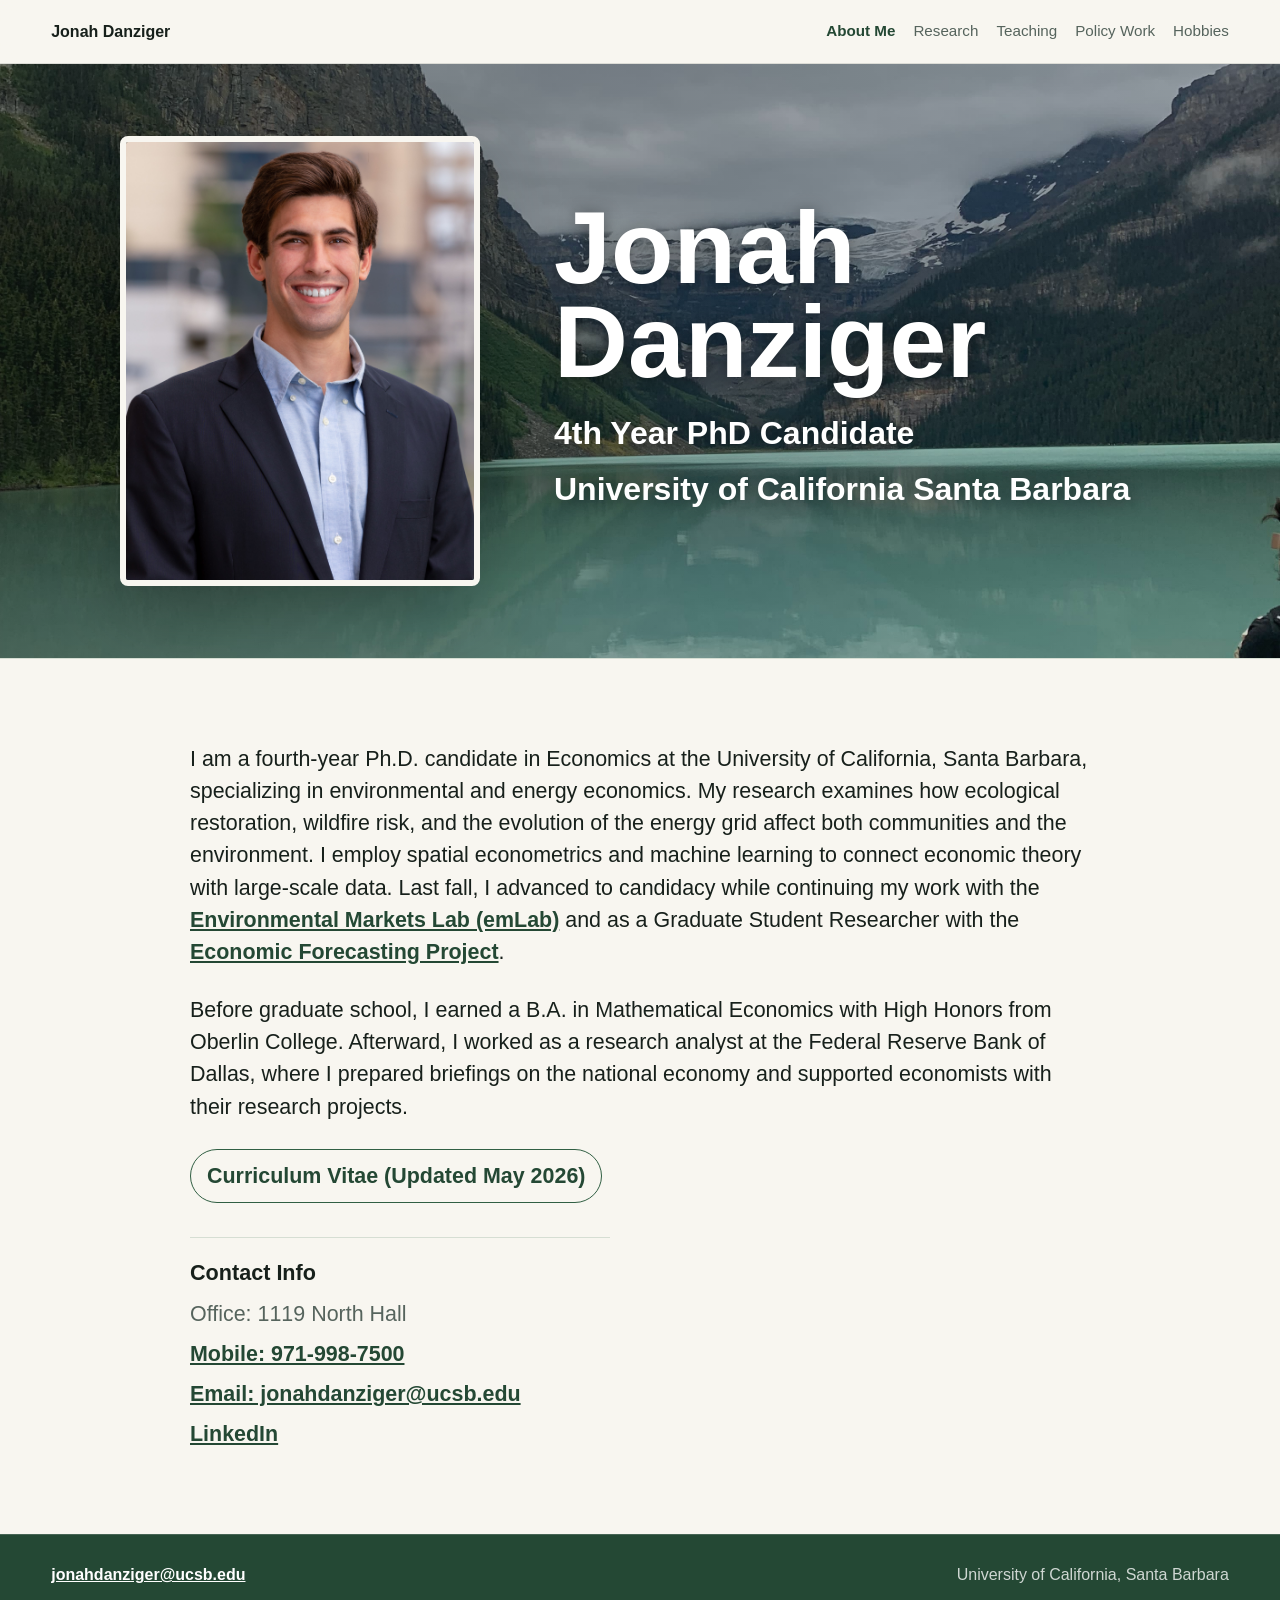
<file: index.html>
<!doctype html>
<html lang="en">
  <head>
    <meta charset="utf-8">
    <meta name="viewport" content="width=device-width, initial-scale=1">
    <meta name="description" content="About Jonah Danziger, Ph.D. candidate in Economics at UC Santa Barbara.">
    <title>Jonah Danziger</title>
    <link rel="stylesheet" href="styles.css">
  </head>
  <body>
    <header class="site-header" aria-label="Primary navigation">
      <a class="brand" href="index.html">Jonah Danziger</a>
      <nav>
        <a class="active" href="index.html">About Me</a>
        <a href="research.html">Research</a>
        <a href="teaching.html">Teaching</a>
        <a href="policy-work.html">Policy Work</a>
        <a href="hobbies.html">Hobbies</a>
      </nav>
    </header>

    <main>
      <section class="about-photo-hero" aria-label="About Jonah Danziger">
        <img class="about-cover-photo" src="assets/aboutme_cover.jpg" alt="">
        <div class="about-hero-content">
          <img class="about-profile-photo" src="assets/aboutme.jpg" alt="Jonah Danziger">
          <div class="about-title-card">
            <h1>Jonah Danziger</h1>
            <p>4th Year PhD Candidate</p>
            <p>University of California Santa Barbara</p>
          </div>
        </div>
      </section>

      <section class="about-text-page">
        <div class="about-text">
          <p>
            I am a fourth-year Ph.D. candidate in Economics at the University of
            California, Santa Barbara, specializing in environmental and energy
            economics. My research examines how ecological restoration, wildfire
            risk, and the evolution of the energy grid affect both communities
            and the environment. I employ spatial econometrics and machine
            learning to connect economic theory with large-scale data. Last fall,
            I advanced to candidacy while continuing my work with the
            <a href="https://emlab.ucsb.edu/">Environmental Markets Lab (emLab)</a>
            and as a Graduate Student Researcher with the
            <a href="https://efp.ucsb.edu/">Economic Forecasting Project</a>.
          </p>
          <p>
            Before graduate school, I earned a B.A. in Mathematical Economics
            with High Honors from Oberlin College. Afterward, I worked as a
            research analyst at the Federal Reserve Bank of Dallas, where I
            prepared briefings on the national economy and supported economists
            with their research projects.
          </p>
          <p>
            <a class="cv-link" href="https://drive.google.com/file/d/1uikgG3ZG7cotjbK6kV1jqvrrUlqYR6Rz/view">
              Curriculum Vitae (Updated May 2026)
            </a>
          </p>
          <address class="contact-info">
            <h2>Contact Info</h2>
            <span>Office: 1119 North Hall</span>
            <a href="tel:+19719987500">Mobile: 971-998-7500</a>
            <a href="mailto:jonahdanziger@ucsb.edu">Email: jonahdanziger@ucsb.edu</a>
            <a href="https://www.linkedin.com/in/jonah-danziger-119847128/">LinkedIn</a>
          </address>
        </div>
      </section>
    </main>

    <footer class="site-footer">
      <a href="mailto:jonahdanziger@ucsb.edu">jonahdanziger@ucsb.edu</a>
      <span>University of California, Santa Barbara</span>
    </footer>
  </body>
</html>
</file>
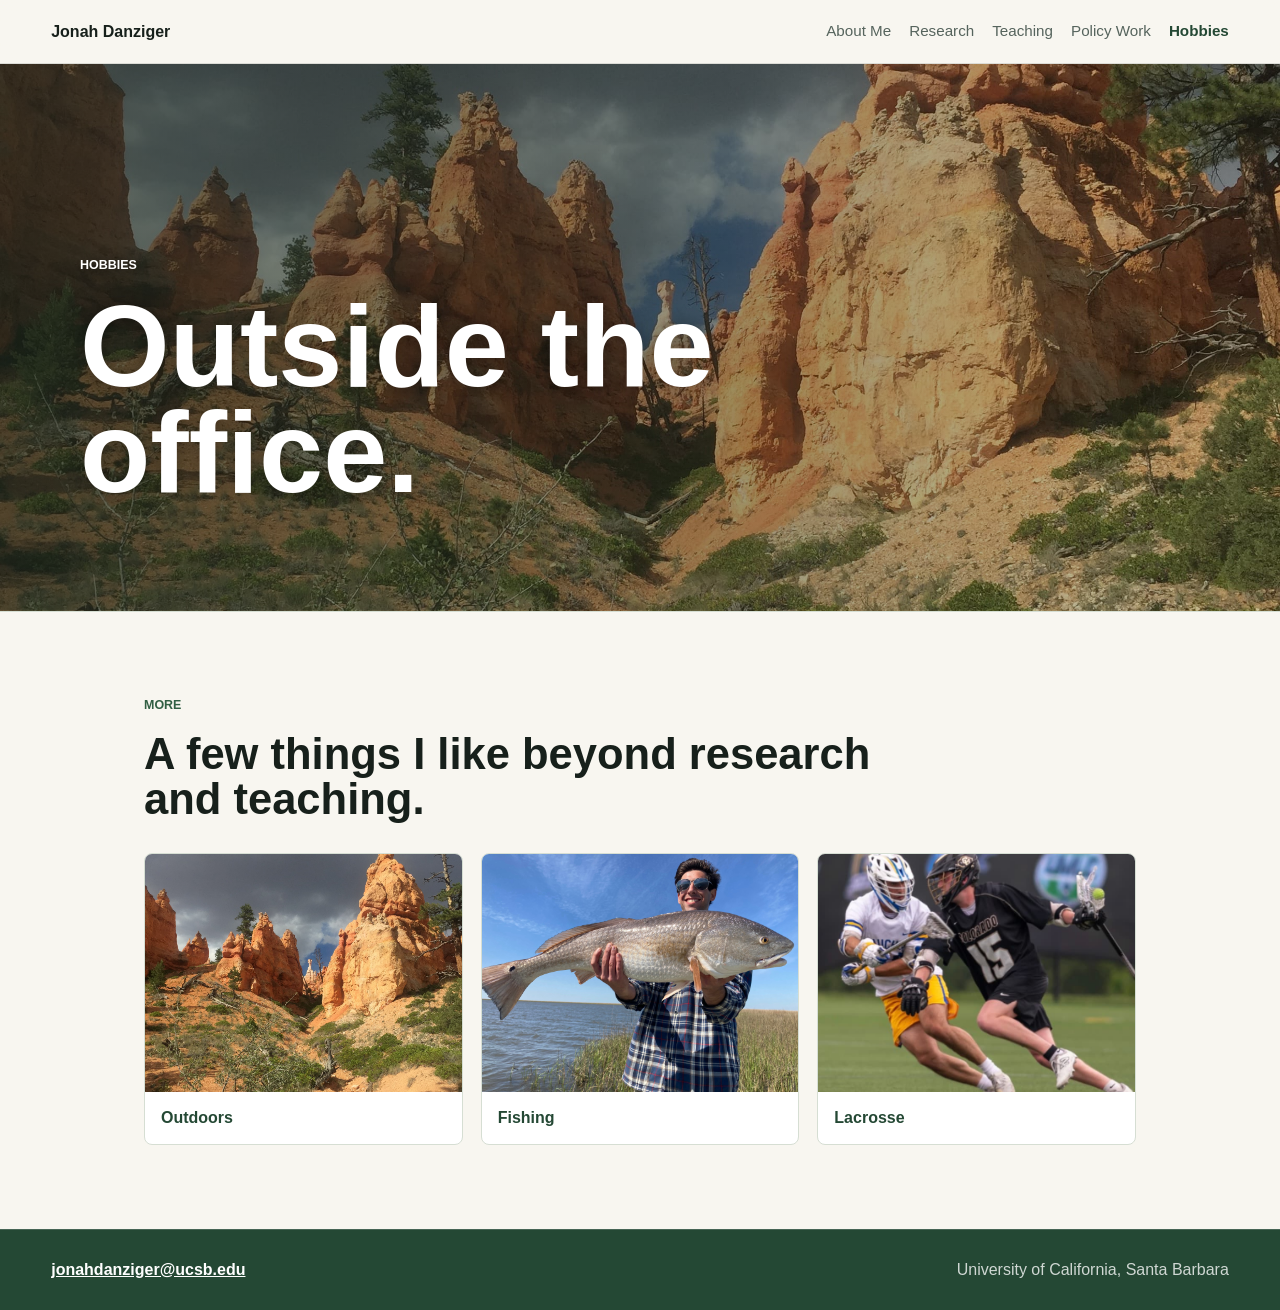
<file: hobbies.html>
<!doctype html>
<html lang="en">
  <head>
    <meta charset="utf-8">
    <meta name="viewport" content="width=device-width, initial-scale=1">
    <meta name="description" content="Hobbies and interests of Jonah Danziger.">
    <title>Hobbies | Jonah Danziger</title>
    <link rel="stylesheet" href="styles.css">
  </head>
  <body>
    <header class="site-header" aria-label="Primary navigation">
      <a class="brand" href="index.html">Jonah Danziger</a>
      <nav>
        <a href="index.html">About Me</a>
        <a href="research.html">Research</a>
        <a href="teaching.html">Teaching</a>
        <a href="policy-work.html">Policy Work</a>
        <a class="active" href="hobbies.html">Hobbies</a>
      </nav>
    </header>

    <main>
      <section class="subpage-hero hobbies-hero">
        <div class="subpage-copy">
          <p class="eyebrow">Hobbies</p>
          <h1>Outside the office.</h1>
        </div>
      </section>

      <section class="content-page">
        <div class="section-heading">
          <p class="eyebrow">More</p>
          <h2>A few things I like beyond research and teaching.</h2>
        </div>
        <div class="photo-grid">
          <figure>
            <img src="assets/hobbies_outdoors.jpg" alt="">
            <figcaption>Outdoors</figcaption>
          </figure>
          <figure>
            <img src="assets/hobbies_fishing.jpg" alt="">
            <figcaption>Fishing</figcaption>
          </figure>
          <figure>
            <img src="assets/hobbies_lacrosse2.jpg" alt="">
            <figcaption>Lacrosse</figcaption>
          </figure>
        </div>
      </section>
    </main>

    <footer class="site-footer">
      <a href="mailto:jonahdanziger@ucsb.edu">jonahdanziger@ucsb.edu</a>
      <span>University of California, Santa Barbara</span>
    </footer>
  </body>
</html>
</file>
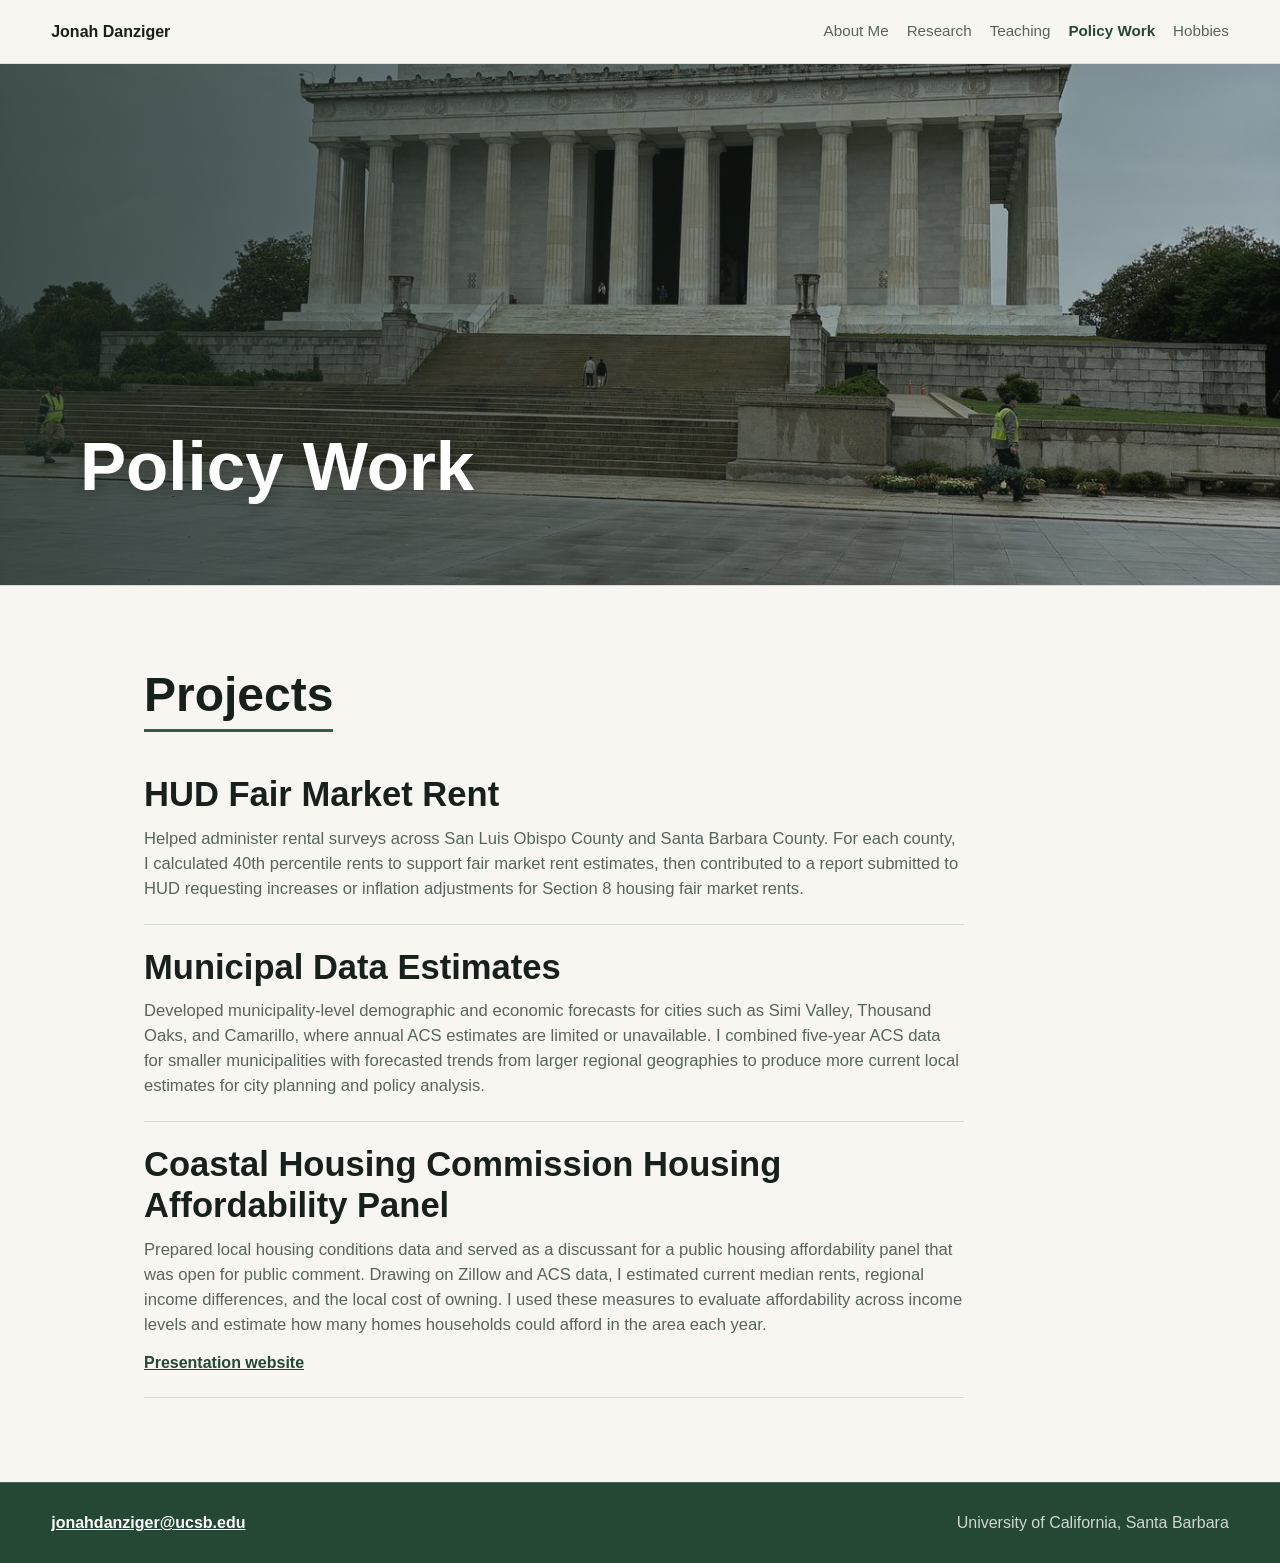
<file: policy-work.html>
<!doctype html>
<html lang="en">
  <head>
    <meta charset="utf-8">
    <meta name="viewport" content="width=device-width, initial-scale=1">
    <meta name="description" content="Policy work by Jonah Danziger.">
    <title>Policy Work | Jonah Danziger</title>
    <link rel="stylesheet" href="styles.css?v=3">
  </head>
  <body>
    <header class="site-header" aria-label="Primary navigation">
      <a class="brand" href="index.html">Jonah Danziger</a>
      <nav>
        <a href="index.html">About Me</a>
        <a href="research.html">Research</a>
        <a href="teaching.html">Teaching</a>
        <a class="active" href="policy-work.html">Policy Work</a>
        <a href="hobbies.html">Hobbies</a>
      </nav>
    </header>

    <main>
      <section class="subpage-hero policy-hero">
        <div class="subpage-copy">
          <h1>Policy Work</h1>
        </div>
      </section>

      <section class="policy-page">
        <div class="policy-title">
          <h2>Projects</h2>
        </div>
        <div class="policy-layout">
          <article class="policy-card">
            <h3>HUD Fair Market Rent</h3>
            <p>
              Helped administer rental surveys across San Luis Obispo County
              and Santa Barbara County. For each county, I calculated 40th
              percentile rents to support fair market rent estimates, then
              contributed to a report submitted to HUD requesting increases or
              inflation adjustments for Section 8 housing fair market rents.
            </p>
          </article>

          <article class="policy-card">
            <h3>Municipal Data Estimates</h3>
            <p>
              Developed municipality-level demographic and economic forecasts
              for cities such as Simi Valley, Thousand Oaks, and Camarillo,
              where annual ACS estimates are limited or unavailable.
              I combined five-year ACS data for smaller municipalities with
              forecasted trends from larger regional geographies to produce more
              current local estimates for city planning and policy analysis.
            </p>
          </article>

          <article class="policy-card">
            <h3>Coastal Housing Commission Housing Affordability Panel</h3>
            <p>
              Prepared local housing conditions data and served as a discussant
              for a public housing affordability panel that was open for public
              comment. Drawing on Zillow and ACS data, I estimated current
              median rents, regional income differences, and the local cost of
              owning. I used these measures to evaluate affordability across
              income levels and estimate how many homes households could afford
              in the area each year.
            </p>
            <a class="policy-resource-link" href="https://jonahdanziger.github.io/CHC-summer-2026-panel/households.html">
              Presentation website
            </a>
          </article>
        </div>
      </section>
    </main>

    <footer class="site-footer">
      <a href="mailto:jonahdanziger@ucsb.edu">jonahdanziger@ucsb.edu</a>
      <span>University of California, Santa Barbara</span>
    </footer>
  </body>
</html>
</file>
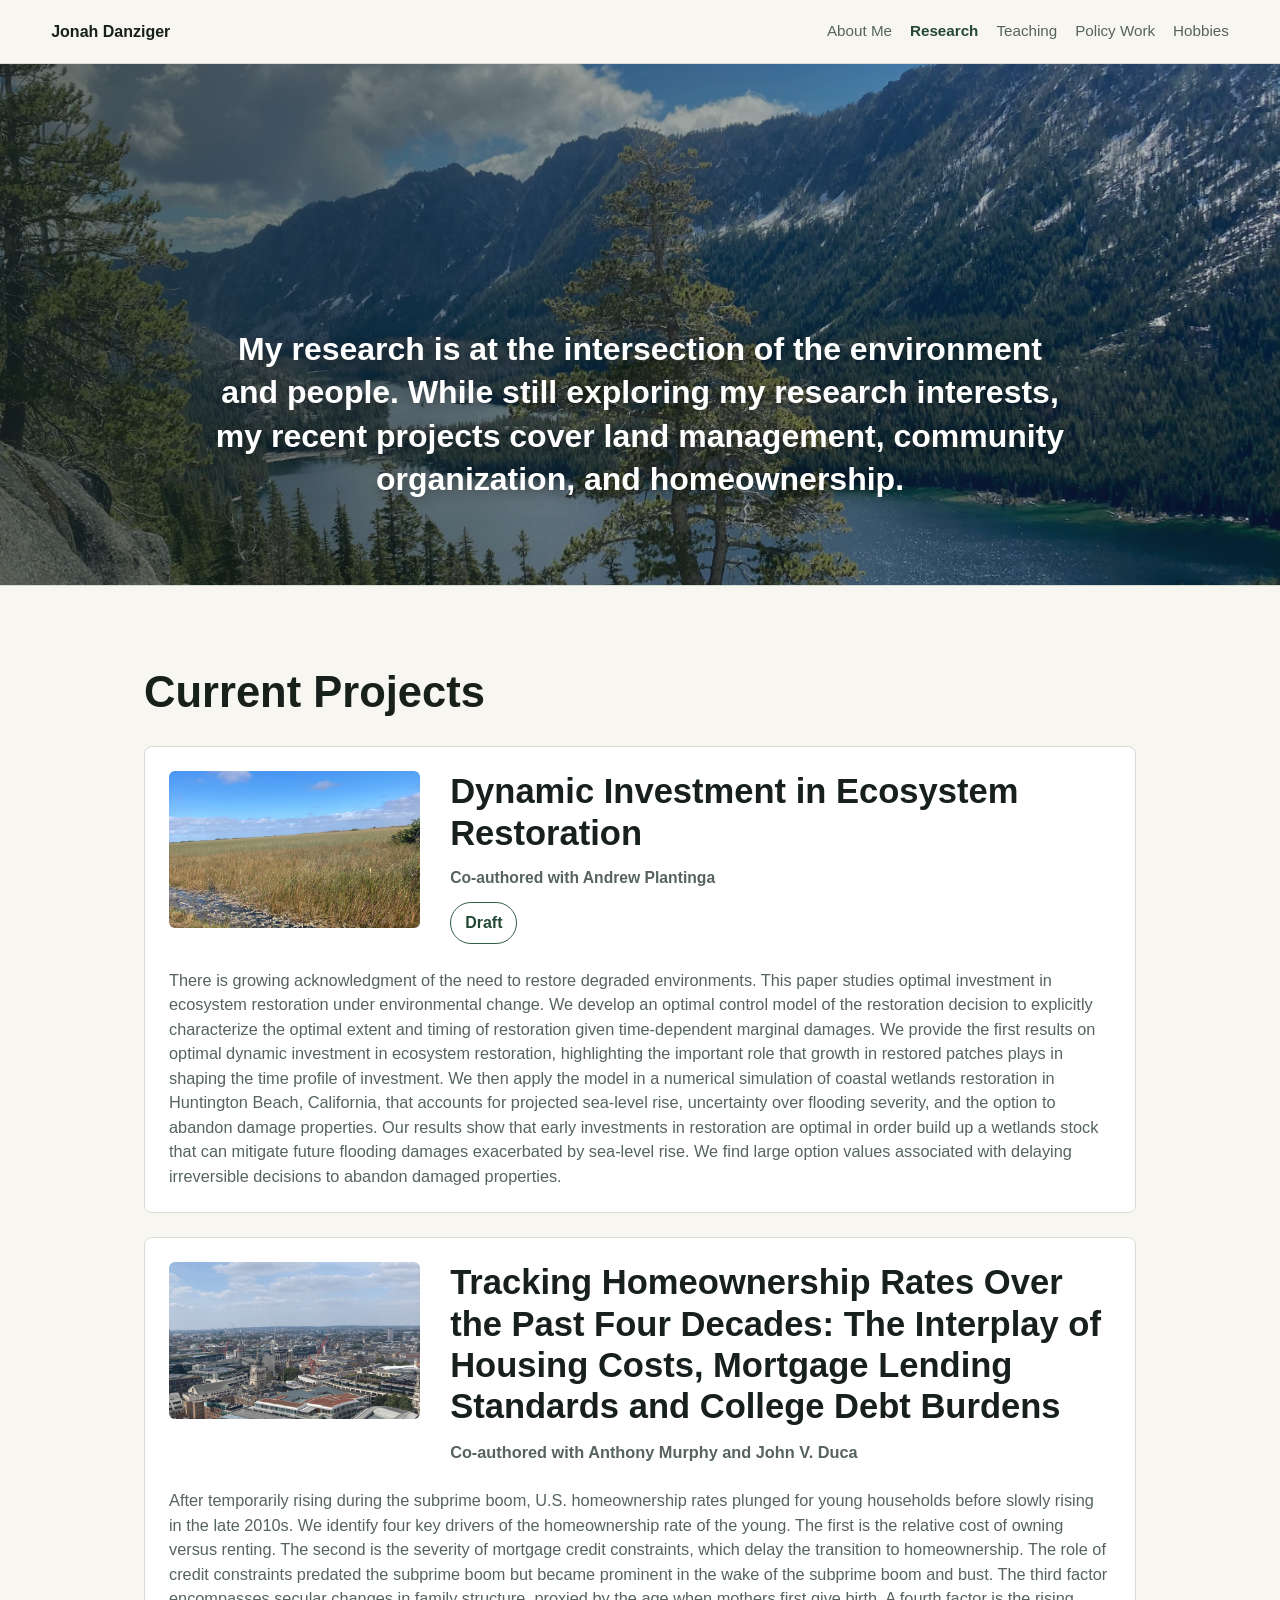
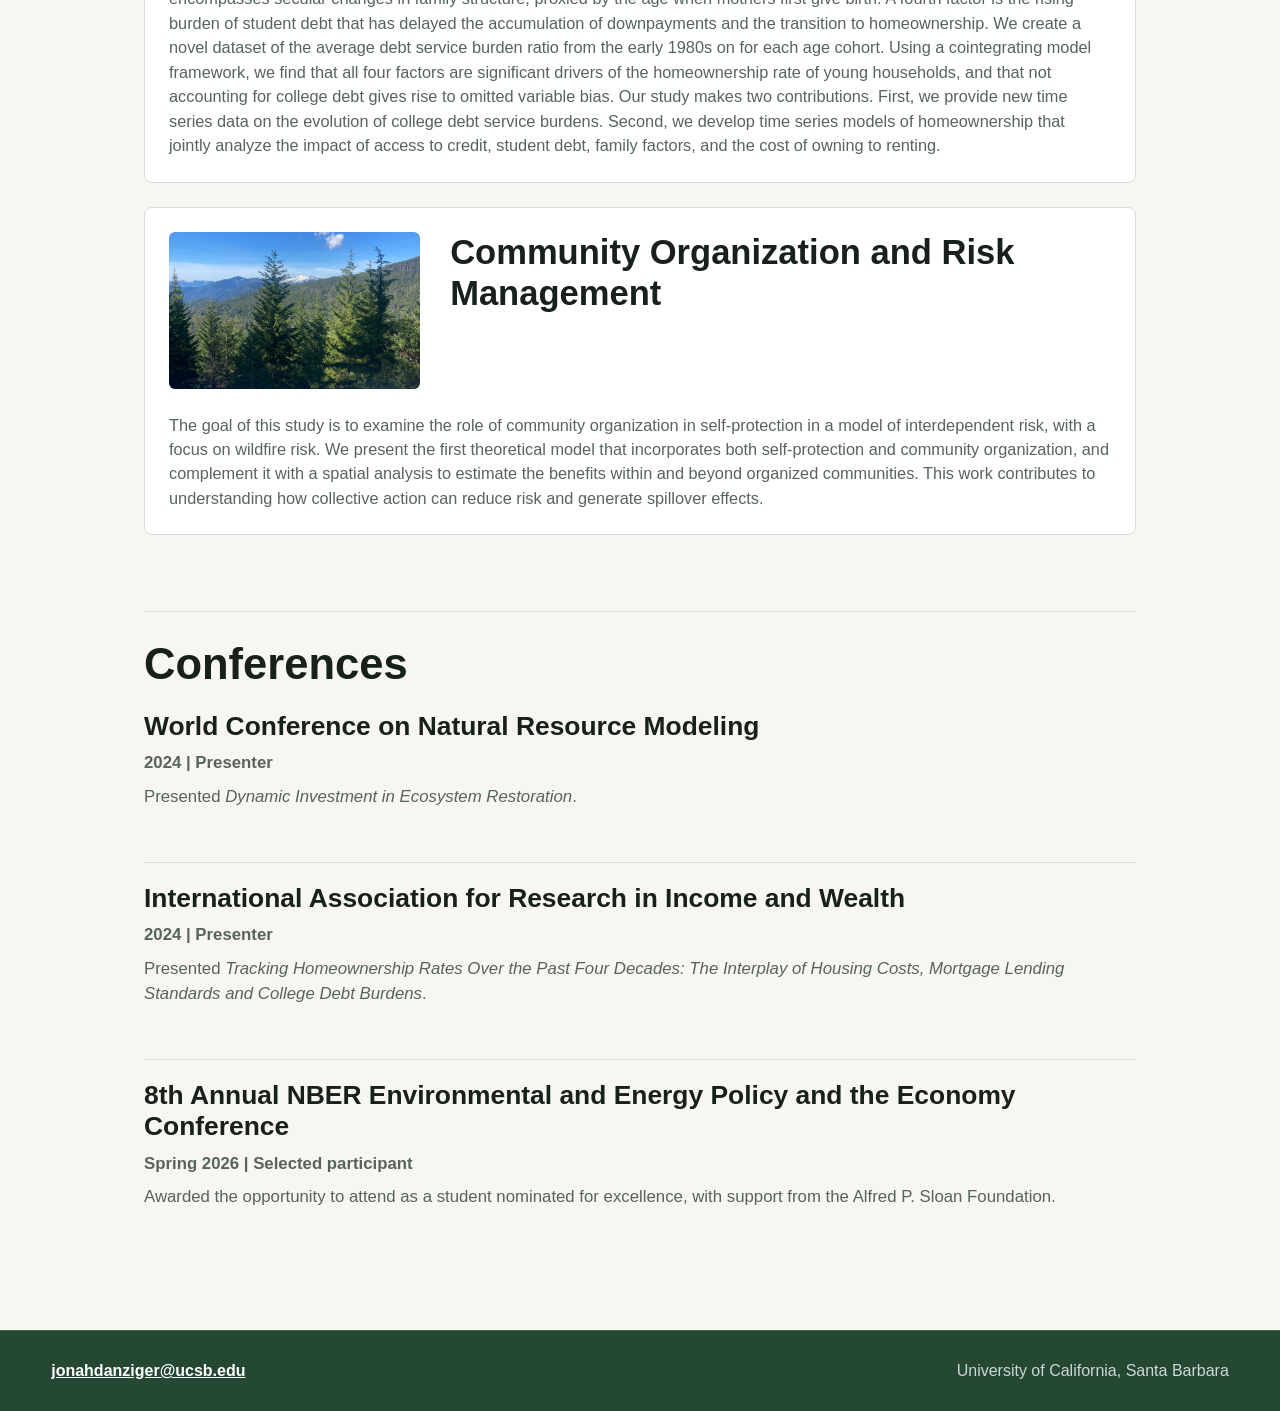
<file: research.html>
<!doctype html>
<html lang="en">
  <head>
    <meta charset="utf-8">
    <meta name="viewport" content="width=device-width, initial-scale=1">
    <meta name="description" content="Research by Jonah Danziger.">
    <title>Research | Jonah Danziger</title>
    <link rel="stylesheet" href="styles.css">
  </head>
  <body>
    <header class="site-header" aria-label="Primary navigation">
      <a class="brand" href="index.html">Jonah Danziger</a>
      <nav>
        <a href="index.html">About Me</a>
        <a class="active" href="research.html">Research</a>
        <a href="teaching.html">Teaching</a>
        <a href="policy-work.html">Policy Work</a>
        <a href="hobbies.html">Hobbies</a>
      </nav>
    </header>

    <main>
      <section class="subpage-hero research-hero">
        <div class="research-hero-copy">
          <p>
            My research is at the intersection of the environment and people.
            While still exploring my research interests, my recent projects cover
            land management, community organization, and homeownership.
          </p>
        </div>
      </section>

      <section class="content-page">
        <div class="section-heading">
          <h2>Current Projects</h2>
        </div>
        <div class="project-grid">
          <article class="project">
            <img src="assets/research_restoration.jpg" alt="">
            <div class="project-heading">
              <h3>Dynamic Investment in Ecosystem Restoration</h3>
              <p class="project-meta">Co-authored with Andrew Plantinga</p>
              <a class="draft-link" href="https://papers.ssrn.com/sol3/papers.cfm?abstract_id=5392455">Draft</a>
            </div>
            <p>
              There is growing acknowledgment of the need to restore degraded
              environments. This paper studies optimal investment in ecosystem
              restoration under environmental change. We develop an optimal control
              model of the restoration decision to explicitly characterize the optimal
              extent and timing of restoration given time-dependent marginal damages.
              We provide the first results on optimal dynamic investment in ecosystem
              restoration, highlighting the important role that growth in restored
              patches plays in shaping the time profile of investment. We then apply
              the model in a numerical simulation of coastal wetlands restoration in
              Huntington Beach, California, that accounts for projected sea-level rise,
              uncertainty over flooding severity, and the option to abandon damage
              properties. Our results show that early investments in restoration are
              optimal in order build up a wetlands stock that can mitigate future
              flooding damages exacerbated by sea-level rise. We find large option
              values associated with delaying irreversible decisions to abandon damaged
              properties.
            </p>
          </article>
          <article class="project">
            <img src="assets/research_homeownership.jpg" alt="">
            <div class="project-heading">
              <h3>Tracking Homeownership Rates Over the Past Four Decades: The Interplay of Housing Costs, Mortgage Lending Standards and College Debt Burdens</h3>
              <p class="project-meta">Co-authored with Anthony Murphy and John V. Duca</p>
            </div>
            <p>
              After temporarily rising during the subprime boom, U.S. homeownership
              rates plunged for young households before slowly rising in the late
              2010s. We identify four key drivers of the homeownership rate of the
              young. The first is the relative cost of owning versus renting. The
              second is the severity of mortgage credit constraints, which delay the
              transition to homeownership. The role of credit constraints predated
              the subprime boom but became prominent in the wake of the subprime boom
              and bust. The third factor encompasses secular changes in family
              structure, proxied by the age when mothers first give birth. A fourth
              factor is the rising burden of student debt that has delayed the
              accumulation of downpayments and the transition to homeownership. We
              create a novel dataset of the average debt service burden ratio from
              the early 1980s on for each age cohort. Using a cointegrating model
              framework, we find that all four factors are significant drivers of the
              homeownership rate of young households, and that not accounting for
              college debt gives rise to omitted variable bias. Our study makes two
              contributions. First, we provide new time series data on the evolution
              of college debt service burdens. Second, we develop time series models
              of homeownership that jointly analyze the impact of access to credit,
              student debt, family factors, and the cost of owning to renting.
            </p>
          </article>
          <article class="project">
            <img src="assets/research_community.jpg" alt="">
            <h3>Community Organization and Risk Management</h3>
            <p>
              The goal of this study is to examine the role of community organization
              in self-protection in a model of interdependent risk, with a focus on
              wildfire risk. We present the first theoretical model that incorporates
              both self-protection and community organization, and complement it with
              a spatial analysis to estimate the benefits within and beyond organized
              communities. This work contributes to understanding how collective action
              can reduce risk and generate spillover effects.
            </p>
          </article>
        </div>

        <section class="conference-section">
          <h2>Conferences</h2>
          <div class="conference-list">
            <article>
              <h3>World Conference on Natural Resource Modeling</h3>
              <p class="conference-meta">2024 | Presenter</p>
              <p>Presented <em>Dynamic Investment in Ecosystem Restoration</em>.</p>
            </article>
            <article>
              <h3>International Association for Research in Income and Wealth</h3>
              <p class="conference-meta">2024 | Presenter</p>
              <p>
                Presented <em>Tracking Homeownership Rates Over the Past Four
                Decades: The Interplay of Housing Costs, Mortgage Lending Standards
                and College Debt Burdens</em>.
              </p>
            </article>
            <article>
              <h3>8th Annual NBER Environmental and Energy Policy and the Economy Conference</h3>
              <p class="conference-meta">Spring 2026 | Selected participant</p>
              <p>
                Awarded the opportunity to attend as a student nominated for
                excellence, with support from the Alfred P. Sloan Foundation.
              </p>
            </article>
          </div>
        </section>
      </section>
    </main>

    <footer class="site-footer">
      <a href="mailto:jonahdanziger@ucsb.edu">jonahdanziger@ucsb.edu</a>
      <span>University of California, Santa Barbara</span>
    </footer>
  </body>
</html>
</file>
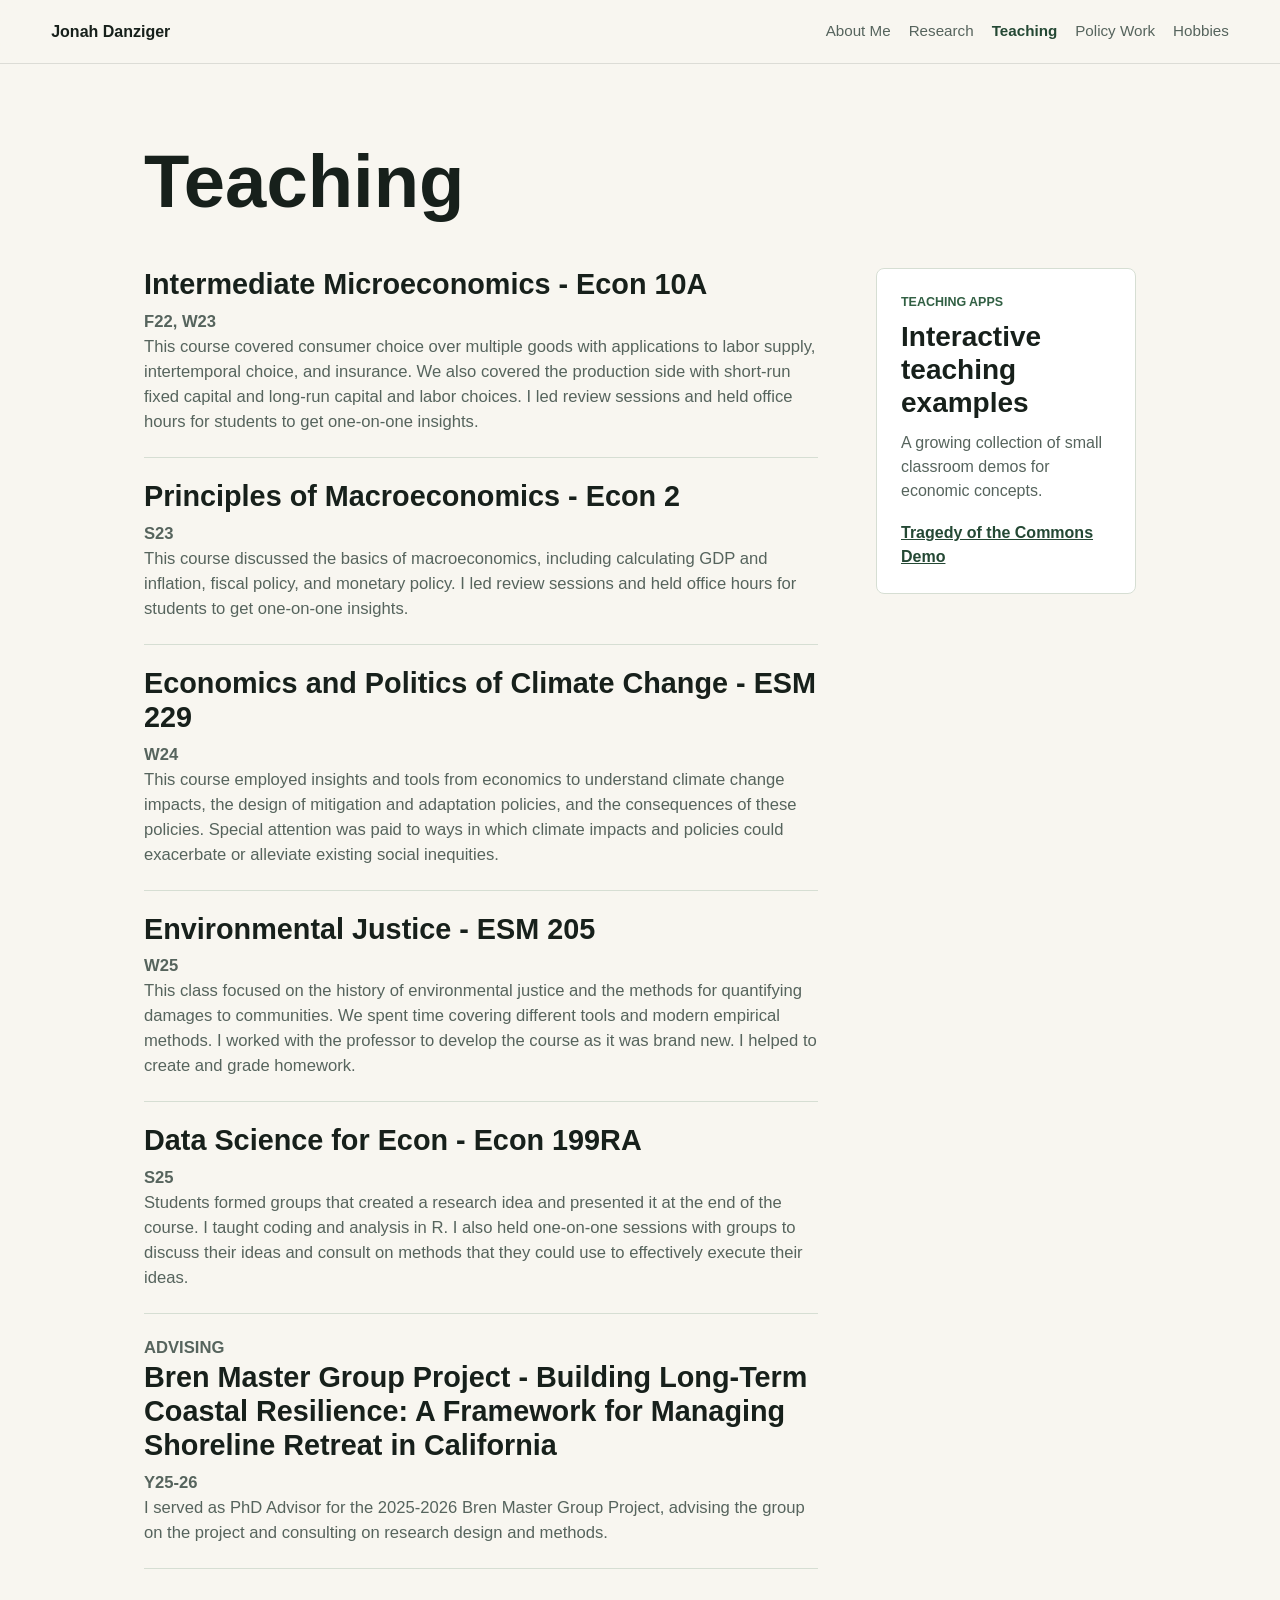
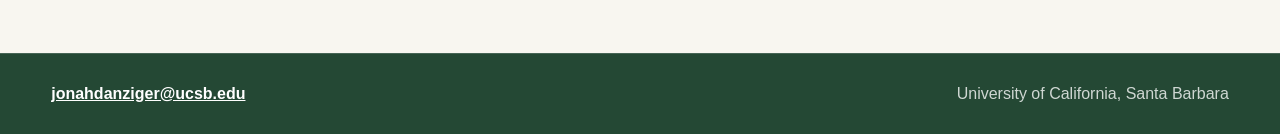
<file: teaching.html>
<!doctype html>
<html lang="en">
  <head>
    <meta charset="utf-8">
    <meta name="viewport" content="width=device-width, initial-scale=1">
    <meta name="description" content="Teaching by Jonah Danziger.">
    <title>Teaching | Jonah Danziger</title>
    <link rel="stylesheet" href="styles.css">
  </head>
  <body>
    <header class="site-header" aria-label="Primary navigation">
      <a class="brand" href="index.html">Jonah Danziger</a>
      <nav>
        <a href="index.html">About Me</a>
        <a href="research.html">Research</a>
        <a class="active" href="teaching.html">Teaching</a>
        <a href="policy-work.html">Policy Work</a>
        <a href="hobbies.html">Hobbies</a>
      </nav>
    </header>

    <main>
      <section class="teaching-page">
        <div class="teaching-title">
          <h1>Teaching</h1>
        </div>
        <div class="teaching-layout">
          <div class="course-list">
            <article class="course">
              <h2>Intermediate Microeconomics - Econ 10A</h2>
              <p class="course-term">F22, W23</p>
              <p>
                This course covered consumer choice over multiple goods with
                applications to labor supply, intertemporal choice, and insurance. We
                also covered the production side with short-run fixed capital and
                long-run capital and labor choices. I led review sessions and held
                office hours for
                students to get one-on-one insights.
              </p>
            </article>

            <article class="course">
              <h2>Principles of Macroeconomics - Econ 2</h2>
              <p class="course-term">S23</p>
              <p>
                This course discussed the basics of macroeconomics, including
                calculating GDP and inflation, fiscal policy, and monetary policy. I
                led review sessions and held office hours for students to get
                one-on-one insights.
              </p>
            </article>

            <article class="course">
              <h2>Economics and Politics of Climate Change - ESM 229</h2>
              <p class="course-term">W24</p>
              <p>
                This course employed insights and tools from economics to understand
                climate change impacts, the design of mitigation and adaptation
                policies, and the consequences of these policies. Special attention
                was paid to ways in which climate impacts and policies could
                exacerbate or alleviate existing social inequities.
              </p>
            </article>

            <article class="course">
              <h2>Environmental Justice - ESM 205</h2>
              <p class="course-term">W25</p>
              <p>
                This class focused on the history of environmental justice and the
                methods for quantifying damages to communities. We spent time covering
                different tools and modern empirical methods. I worked with the
                professor to develop the course as it was brand new. I helped to
                create and grade homework.
              </p>
            </article>

            <article class="course">
              <h2>Data Science for Econ - Econ 199RA</h2>
              <p class="course-term">S25</p>
              <p>
                Students formed groups that created a research idea and presented it
                at the end of the course. I taught coding and analysis in R. I also
                held one-on-one sessions with groups to discuss their ideas and
                consult on methods that they could use to effectively execute their
                ideas.
              </p>
            </article>

            <article class="course advising">
              <p class="course-label">Advising</p>
              <h2>Bren Master Group Project - Building Long-Term Coastal Resilience: A Framework for Managing Shoreline Retreat in California</h2>
              <p class="course-term">Y25-26</p>
              <p>
                I served as PhD Advisor for the 2025-2026 Bren Master Group Project,
                advising the group on the project and consulting on research design
                and methods.
              </p>
            </article>
          </div>

          <aside class="teaching-note">
            <p class="course-label">Teaching Apps</p>
            <h2>Interactive teaching examples</h2>
            <p>
              A growing collection of small classroom demos for economic
              concepts.
            </p>
            <a class="teaching-app-link" href="https://jonahdanziger.github.io/tragedy-of-the-commons-demo/">
              Tragedy of the Commons Demo
            </a>
          </aside>
        </div>
      </section>
    </main>

    <footer class="site-footer">
      <a href="mailto:jonahdanziger@ucsb.edu">jonahdanziger@ucsb.edu</a>
      <span>University of California, Santa Barbara</span>
    </footer>
  </body>
</html>
</file>
<file: styles.css>
:root {
  --ink: #17201b;
  --muted: #56645d;
  --paper: #f8f6f0;
  --pale: #e9f0e7;
  --line: #d6ded3;
  --accent: #315f43;
  --accent-dark: #244834;
  --sky: #dce8f2;
  --gold: #d9b44a;
  --white: #ffffff;
}

* {
  box-sizing: border-box;
}

html {
  scroll-behavior: smooth;
}

body {
  margin: 0;
  color: var(--ink);
  background: var(--paper);
  font-family: Arial, Helvetica, sans-serif;
  line-height: 1.5;
}

a {
  color: inherit;
}

img {
  max-width: 100%;
}

.site-header {
  position: sticky;
  top: 0;
  z-index: 10;
  display: flex;
  align-items: center;
  justify-content: space-between;
  gap: 24px;
  min-height: 64px;
  padding: 14px clamp(18px, 4vw, 52px);
  border-bottom: 1px solid rgba(23, 32, 27, 0.12);
  background: rgba(248, 246, 240, 0.94);
  backdrop-filter: blur(12px);
}

.brand {
  font-weight: 700;
  text-decoration: none;
}

nav {
  display: flex;
  flex-wrap: wrap;
  justify-content: flex-end;
  gap: 8px 18px;
  font-size: 0.95rem;
}

nav a {
  color: var(--muted);
  text-decoration: none;
}

nav a:hover,
nav a:focus,
nav a.active {
  color: var(--accent-dark);
}

nav a.active {
  font-weight: 700;
}

.hero-page {
  min-height: calc(100vh - 64px);
  display: grid;
  grid-template-columns: minmax(0, 1.05fr) minmax(300px, 0.8fr);
  gap: clamp(28px, 5vw, 70px);
  align-items: center;
  padding: clamp(42px, 7vw, 84px) clamp(18px, 5vw, 72px);
  background:
    linear-gradient(90deg, rgba(248, 246, 240, 0.96), rgba(248, 246, 240, 0.74)),
    radial-gradient(circle at 86% 18%, var(--sky), transparent 34%),
    linear-gradient(135deg, var(--paper), #edf2ea);
}

.about-photo-hero {
  position: relative;
  min-height: clamp(420px, 62vh, 680px);
  display: grid;
  place-items: center;
  overflow: hidden;
  padding: clamp(34px, 6vw, 72px);
  border-bottom: 1px solid var(--line);
  background: var(--pale);
}

.about-cover-photo {
  position: absolute;
  inset: 0;
  width: 100%;
  height: 100%;
  object-fit: cover;
  object-position: center;
}

.about-photo-hero::after {
  content: "";
  position: absolute;
  inset: 0;
  background: linear-gradient(90deg, rgba(23, 32, 27, 0.44), rgba(23, 32, 27, 0.16));
}

.about-hero-content {
  position: relative;
  z-index: 1;
  width: min(1040px, 100%);
  display: grid;
  grid-template-columns: minmax(240px, 360px) minmax(0, 1fr);
  gap: clamp(28px, 6vw, 74px);
  align-items: center;
}

.about-profile-photo {
  width: 100%;
  aspect-ratio: 4 / 5;
  display: block;
  object-fit: cover;
  object-position: 70% center;
  border: 6px solid var(--paper);
  border-radius: 8px;
  box-shadow: 0 28px 80px rgba(0, 0, 0, 0.28);
}

.contact-info {
  display: grid;
  gap: 8px;
  width: min(420px, 100%);
  margin-top: 34px;
  padding-top: 22px;
  border-top: 1px solid var(--line);
  color: var(--muted);
  font-style: normal;
}

.contact-info h2 {
  margin-bottom: 4px;
  color: var(--ink);
  font-size: 1.35rem;
  line-height: 1.2;
}

.contact-info a {
  color: var(--accent-dark);
  font-weight: 700;
}

.hero-contact {
  display: grid;
  gap: 8px;
  padding: 16px;
  border: 1px solid rgba(255, 255, 255, 0.22);
  border-radius: 8px;
  background: rgba(23, 32, 27, 0.58);
  color: var(--white);
  font-style: normal;
  box-shadow: 0 18px 48px rgba(0, 0, 0, 0.18);
}

.hero-contact a {
  color: var(--white);
  font-weight: 700;
}

.about-title-card {
  color: var(--white);
  text-shadow: 0 2px 18px rgba(0, 0, 0, 0.42);
}

.about-title-card h1 {
  max-width: 700px;
  margin-bottom: 20px;
  font-size: clamp(3.2rem, 8vw, 7rem);
}

.about-title-card p {
  margin-bottom: 8px;
  font-size: clamp(1.35rem, 2.8vw, 2rem);
  font-weight: 700;
}

.hero-copy,
.hero-photo-wrap,
.section-heading,
.content-page,
.page-strip {
  width: min(1120px, 100%);
}

.section-heading h2 {
  margin-bottom: 0;
  font-size: clamp(1.75rem, 3.4vw, 3rem);
}

.hero-copy {
  justify-self: end;
}

.hero-photo-wrap {
  margin: 0;
}

.hero-photo {
  width: 100%;
  aspect-ratio: 4 / 5;
  display: block;
  object-fit: cover;
  object-position: 70% center;
  border: 1px solid rgba(23, 32, 27, 0.12);
  border-radius: 8px;
  box-shadow: 0 26px 70px rgba(23, 32, 27, 0.18);
}

.eyebrow {
  margin: 0 0 18px;
  color: var(--accent);
  font-size: 0.78rem;
  font-weight: 700;
  letter-spacing: 0;
  text-transform: uppercase;
}

h1,
h2,
h3,
p,
figure {
  margin-top: 0;
}

h1 {
  max-width: 840px;
  margin-bottom: 22px;
  font-size: clamp(3.5rem, 9vw, 8rem);
  line-height: 0.92;
  letter-spacing: 0;
}

h2 {
  max-width: 780px;
  margin-bottom: 26px;
  font-size: clamp(2rem, 4.8vw, 4.4rem);
  line-height: 1.02;
  letter-spacing: 0;
}

h3 {
  margin-bottom: 14px;
  font-size: 1.35rem;
  line-height: 1.2;
}

.lede {
  max-width: 680px;
  margin-bottom: 30px;
  color: var(--muted);
  font-size: clamp(1.15rem, 2.2vw, 1.55rem);
}

.button-row {
  display: flex;
  flex-wrap: wrap;
  gap: 12px;
}

.button {
  display: inline-flex;
  align-items: center;
  min-height: 44px;
  padding: 10px 16px;
  border: 1px solid var(--accent);
  border-radius: 999px;
  color: var(--accent-dark);
  font-weight: 700;
  text-decoration: none;
}

.button.primary {
  background: var(--accent);
  color: var(--white);
}

.page-strip,
.content-page {
  margin: 0 auto;
  padding: clamp(42px, 7vw, 84px) clamp(18px, 5vw, 72px);
}

.about-text-page {
  padding: clamp(42px, 7vw, 84px) clamp(18px, 5vw, 72px);
}

.about-text {
  width: min(900px, 100%);
  margin: 0 auto;
  color: var(--ink);
  font-size: clamp(1.12rem, 2vw, 1.34rem);
}

.about-text p {
  margin-bottom: 26px;
}

.about-text a {
  color: var(--accent-dark);
  font-weight: 700;
}

.cv-link {
  display: inline-flex;
  align-items: center;
  min-height: 44px;
  padding: 10px 16px;
  border: 1px solid var(--accent);
  border-radius: 999px;
  text-decoration: none;
}

.tile-grid {
  display: grid;
  grid-template-columns: repeat(4, minmax(0, 1fr));
  gap: 16px;
  margin-top: 32px;
}

.tile {
  min-height: 180px;
  padding: 22px;
  border: 1px solid var(--line);
  border-radius: 8px;
  background: var(--white);
  text-decoration: none;
}

.tile span {
  display: block;
  margin-bottom: 14px;
  color: var(--accent-dark);
  font-size: 1.3rem;
  font-weight: 700;
}

.tile p {
  color: var(--muted);
}

.subpage-hero {
  min-height: 58vh;
  display: grid;
  align-items: end;
  padding: clamp(42px, 7vw, 84px) clamp(18px, 5vw, 72px);
  background-color: var(--pale);
  background-position: center;
  background-size: cover;
  border-bottom: 1px solid var(--line);
}

.subpage-copy {
  width: min(1120px, 100%);
  margin: 0 auto;
  padding-top: 12vh;
}

.subpage-copy h1 {
  max-width: 980px;
  color: var(--white);
  text-shadow: 0 2px 18px rgba(0, 0, 0, 0.38);
}

.subpage-copy .eyebrow {
  color: var(--white);
  text-shadow: 0 2px 12px rgba(0, 0, 0, 0.45);
}

.research-hero-copy {
  position: relative;
  z-index: 1;
  width: min(860px, 100%);
  margin: 0 auto;
  color: var(--white);
  text-align: center;
  text-shadow: 0 2px 16px rgba(0, 0, 0, 0.42);
}

.research-hero-copy p {
  margin: 0;
  font-size: clamp(1.35rem, 2.6vw, 2rem);
  line-height: 1.35;
  font-weight: 700;
}

.about-hero {
  background-image:
    linear-gradient(90deg, rgba(24, 36, 29, 0.64), rgba(24, 36, 29, 0.16)),
    url("assets/aboutme_cover.jpg");
}

.research-hero {
  background-image:
    linear-gradient(90deg, rgba(24, 36, 29, 0.68), rgba(24, 36, 29, 0.2)),
    url("assets/research_cover.jpg");
}

.teaching-hero {
  background-image:
    linear-gradient(90deg, rgba(24, 36, 29, 0.7), rgba(24, 36, 29, 0.24)),
    url("assets/teaching_cover.jpg");
}

.hobbies-hero {
  background-image:
    linear-gradient(90deg, rgba(24, 36, 29, 0.7), rgba(24, 36, 29, 0.22)),
    url("assets/hobbies_outdoors.jpg");
}

.policy-hero {
  background-image:
    linear-gradient(90deg, rgba(24, 36, 29, 0.72), rgba(24, 36, 29, 0.26)),
    url("assets/website_policy_banner.jpeg");
}

.policy-hero .subpage-copy h1 {
  margin-bottom: 0;
  font-size: clamp(2.35rem, 5.4vw, 4.6rem);
  line-height: 1;
}

.two-column {
  display: grid;
  grid-template-columns: minmax(0, 0.95fr) minmax(280px, 0.7fr);
  gap: clamp(28px, 6vw, 78px);
  align-items: start;
}

.body-copy {
  color: var(--muted);
  font-size: clamp(1.05rem, 2vw, 1.28rem);
}

.body-copy p {
  margin-bottom: 22px;
}

.info-panel,
.stacked-list article,
.project {
  border: 1px solid var(--line);
  border-radius: 8px;
  background: var(--white);
}

.info-panel {
  display: grid;
  gap: 14px;
  padding: 24px;
}

.info-panel h2,
.stacked-list h2 {
  margin-bottom: 6px;
  font-size: 1.35rem;
  line-height: 1.2;
}

.info-panel a {
  color: var(--accent-dark);
  font-weight: 700;
}

.info-panel p,
.stacked-list p {
  color: var(--muted);
}

.project-grid {
  display: grid;
  grid-template-columns: 1fr;
  gap: 24px;
  margin-top: 32px;
}

.project {
  display: grid;
  grid-template-columns: minmax(220px, 0.38fr) minmax(0, 1fr);
  gap: 24px 30px;
  padding: 24px;
}

.project img {
  width: 100%;
  aspect-ratio: 16 / 10;
  display: block;
  object-fit: cover;
  border-radius: 6px;
}

.project-heading {
  align-self: center;
}

.project h3 {
  margin: 0;
  font-size: clamp(1.45rem, 2.7vw, 2.2rem);
}

.project-meta {
  margin-top: 12px;
  margin-bottom: 12px;
  color: var(--muted);
  font-size: 0.98rem;
  font-weight: 700;
}

.draft-link {
  display: inline-flex;
  align-items: center;
  min-height: 38px;
  padding: 8px 14px;
  border: 1px solid var(--accent);
  border-radius: 999px;
  color: var(--accent-dark);
  font-weight: 700;
  text-decoration: none;
}

.project p:last-child {
  grid-column: 1 / -1;
  color: var(--muted);
  margin-bottom: 0;
  font-size: 1.02rem;
}

.conference-section {
  margin-top: clamp(42px, 7vw, 76px);
  padding-top: 30px;
  border-top: 1px solid var(--line);
}

.conference-section h2 {
  margin-bottom: 12px;
  font-size: clamp(1.75rem, 3.4vw, 3rem);
}

.conference-section p {
  color: var(--muted);
  font-size: 1.05rem;
}

.conference-list {
  display: grid;
  gap: 16px;
  margin-top: 24px;
}

.conference-list article {
  padding: 20px 0;
  border-top: 1px solid var(--line);
}

.conference-list article:first-child {
  border-top: 0;
  padding-top: 0;
}

.conference-list h3 {
  margin-bottom: 8px;
  font-size: clamp(1.2rem, 2.2vw, 1.65rem);
}

.conference-meta {
  margin-bottom: 8px;
  color: var(--accent-dark);
  font-weight: 700;
}

.stacked-list {
  display: grid;
  gap: 16px;
}

.stacked-list article {
  padding: 22px;
}

.teaching-page {
  width: min(1120px, 100%);
  margin: 0 auto;
  padding: clamp(42px, 7vw, 84px) clamp(18px, 5vw, 72px);
}

.teaching-title h1 {
  margin-bottom: clamp(28px, 5vw, 52px);
  font-size: clamp(2.5rem, 5.8vw, 4.8rem);
}

.teaching-layout {
  display: grid;
  grid-template-columns: minmax(0, 1fr) minmax(260px, 0.36fr);
  gap: clamp(24px, 5vw, 58px);
  align-items: start;
}

.course-list {
  display: grid;
  gap: 22px;
}

.course {
  padding-bottom: 22px;
  border-bottom: 1px solid var(--line);
}

.course h2 {
  margin-bottom: 8px;
  font-size: clamp(1.25rem, 2.4vw, 1.8rem);
  line-height: 1.18;
}

.course p {
  max-width: 760px;
  margin-bottom: 0;
  color: var(--muted);
  font-size: 1.04rem;
}

.course-term {
  margin-bottom: 12px;
  color: var(--accent-dark);
  font-size: 0.95rem;
  font-weight: 700;
}

.course-label {
  margin-bottom: 8px;
  color: var(--accent);
  font-size: 0.78rem;
  font-weight: 700;
  text-transform: uppercase;
}

.teaching-note {
  position: sticky;
  top: 96px;
  padding: 24px;
  border: 1px solid var(--line);
  border-radius: 8px;
  background: var(--white);
}

.teaching-note h2 {
  margin-bottom: 12px;
  font-size: clamp(1.25rem, 2.3vw, 1.75rem);
  line-height: 1.18;
}

.teaching-note p:not(.course-label) {
  margin-bottom: 18px;
  color: var(--muted);
}

.teaching-app-link {
  display: inline-block;
  color: var(--accent-dark);
  font-weight: 700;
}


.policy-page {
  width: min(1120px, 100%);
  margin: 0 auto;
  padding: clamp(42px, 7vw, 84px) clamp(18px, 5vw, 72px);
}

.policy-title h1 {
  margin-bottom: clamp(28px, 5vw, 52px);
  font-size: clamp(2.5rem, 5.8vw, 4.8rem);
}

.policy-title h2 {
  display: inline-block;
  margin-bottom: clamp(24px, 4vw, 42px);
  padding-bottom: 8px;
  border-bottom: 3px solid var(--accent);
  font-size: clamp(1.8rem, 4vw, 3rem);
  line-height: 1.06;
}

.policy-layout {
  display: grid;
  gap: 22px;
}

.policy-card {
  max-width: 820px;
  padding-bottom: 22px;
  border-bottom: 1px solid var(--line);
}

.policy-card h3 {
  margin-bottom: 12px;
  font-size: clamp(1.45rem, 2.7vw, 2.2rem);
  line-height: 1.18;
}

.policy-card p {
  margin-bottom: 0;
  color: var(--muted);
  font-size: 1.04rem;
}

.policy-resource-link {
  display: inline-block;
  margin-top: 14px;
  color: var(--accent-dark);
  font-weight: 700;
}

.photo-grid {
  display: grid;
  grid-template-columns: repeat(3, minmax(0, 1fr));
  gap: 18px;
  margin-top: 32px;
}

.photo-grid figure {
  margin: 0;
  border-radius: 8px;
  overflow: hidden;
  background: var(--white);
  border: 1px solid var(--line);
}

.photo-grid img {
  width: 100%;
  aspect-ratio: 4 / 3;
  display: block;
  object-fit: cover;
}

figcaption {
  padding: 14px 16px;
  color: var(--accent-dark);
  font-weight: 700;
}

.site-footer {
  display: flex;
  flex-wrap: wrap;
  justify-content: space-between;
  gap: 12px 24px;
  padding: 28px clamp(18px, 4vw, 52px);
  border-top: 1px solid rgba(255, 255, 255, 0.16);
  background: var(--accent-dark);
  color: rgba(255, 255, 255, 0.78);
}

.site-footer a {
  color: var(--white);
  font-weight: 700;
}

@media (max-width: 980px) {
  .hero-page,
  .about-hero-content,
  .two-column,
  .teaching-layout,
  .project,
  .project-grid,
  .photo-grid,
  .tile-grid {
    grid-template-columns: 1fr;
  }

  .hero-copy {
    justify-self: start;
  }

  .hero-photo-wrap {
    width: min(430px, 100%);
  }

  .about-hero-content {
    width: min(520px, 100%);
  }

  .project img {
    height: auto;
    min-height: 0;
    aspect-ratio: 16 / 9;
  }

  .teaching-note {
    position: static;
  }
}

@media (max-width: 720px) {
  .site-header {
    align-items: flex-start;
    flex-direction: column;
  }

  nav {
    justify-content: flex-start;
  }

  .hero-page {
    min-height: auto;
  }

  .subpage-hero {
    min-height: 48vh;
  }

  .about-photo-hero {
    min-height: auto;
  }

  .about-profile-photo {
    width: min(320px, 86vw);
  }

  h1 {
    font-size: clamp(3rem, 16vw, 5rem);
  }
}
</file>
